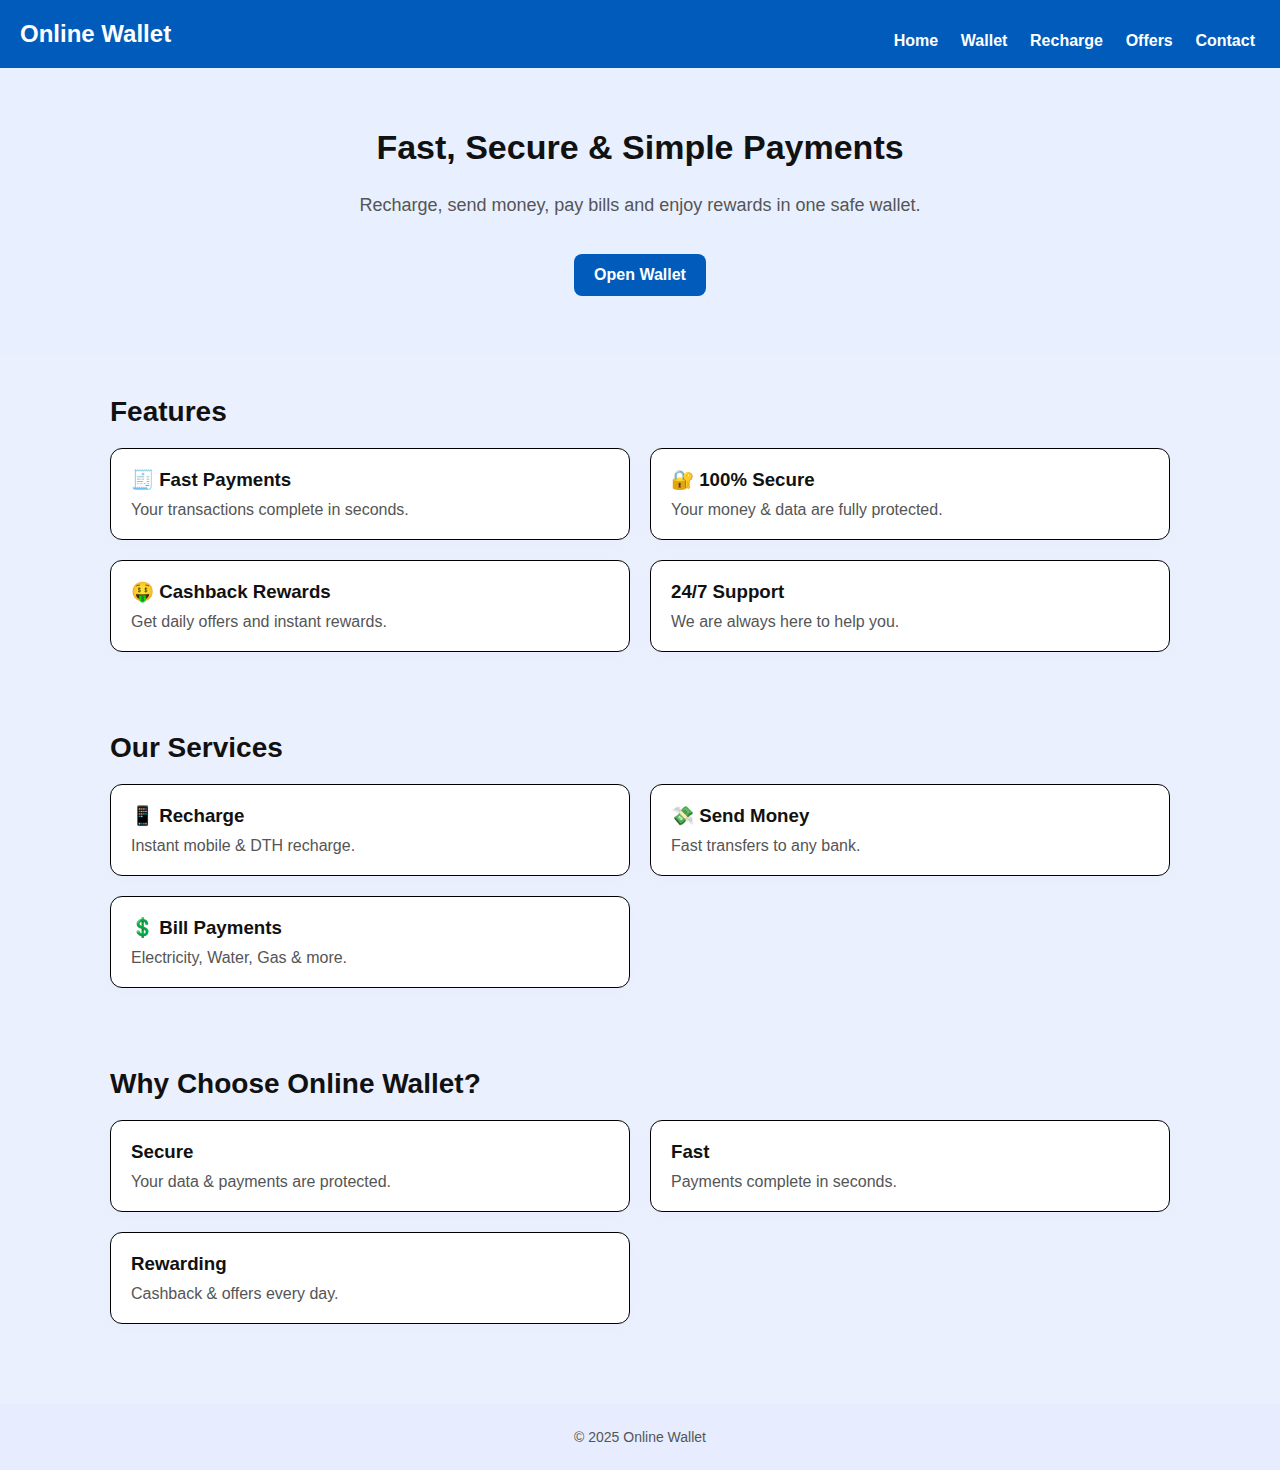
<file: index.html>
<!doctype html>
<html>
<head>
  <meta charset="utf-8">
  <meta name="viewport" content="width=device-width,initial-scale=1" />
  <title>Online Wallet - Home</title>
  <link rel="stylesheet" href="style.css">


</head>
<body>
<header class="top">
  <div class="logo">Online Wallet
  <nav class="nav">
    <a href="index.html">Home</a>
    <a href="wallet.html">Wallet</a>
    <a href="recharge.html">Recharge</a>
    <a href="offers.html">Offers</a>
    <a href="contact.html">Contact</a>
  </nav>
  </div>
</header>

<section class="hii">
  <h1>Fast, Secure & Simple Payments</h1><br>
  <p>Recharge, send money, pay bills and enjoy rewards in one safe wallet.</p><br>
  <a class="btn one" href="wallet.html">Open Wallet</a>
</section>

<section class="group">
  <h2>Features</h2>
  <div class="grid">
    <div class="evolve_in">
      <h3>🧾 Fast Payments</h3>
      <p>Your transactions complete in seconds.</p>
    </div>
    <div class="evolve_in">
      <h3>🔐 100% Secure</h3>
      <p>Your money & data are fully protected.</p>
    </div>
    <div class="evolve_in">
      <h3>🤑 Cashback Rewards</h3>
      <p>Get daily offers and instant rewards.</p>
    </div>
    <div class="evolve_in">
      <h3>24/7 Support</h3>
      <p>We are always here to help you.</p>
    </div>
  </div>
</section>


<section class="group">
  <h2>Our Services</h2>
  <div class="grid">
    <div class="evolve_in">
      <h3>📱 Recharge</h3
        ><p>Instant mobile & DTH recharge.</p>
      </div>
    <div class="evolve_in">
      <h3>💸 Send Money</h3>
      <p>Fast transfers to any bank.</p>
    </div>
    <div class="evolve_in">
      <h3>💲 Bill Payments</h3>
      <p>Electricity, Water, Gas & more.</p>
    </div>
  </div>
</section>

<section class="group">
  <h2>Why Choose Online Wallet?</h2>
  <div class="grid">
    <div class="evolve_in">
      <h3>Secure</h3>
      <p>Your data & payments are protected.</p>
    </div>
    <div class="evolve_in">
      <h3>Fast</h3>
      <p>Payments complete in seconds.</p>
    </div>
    <div class="evolve_in">
      <h3>Rewarding</h3>
      <p>Cashback & offers every day.</p>
    </div>
  </div>
</section>

<footer class="footer">© 2025 Online Wallet</footer>
</body>
</html>
</file>
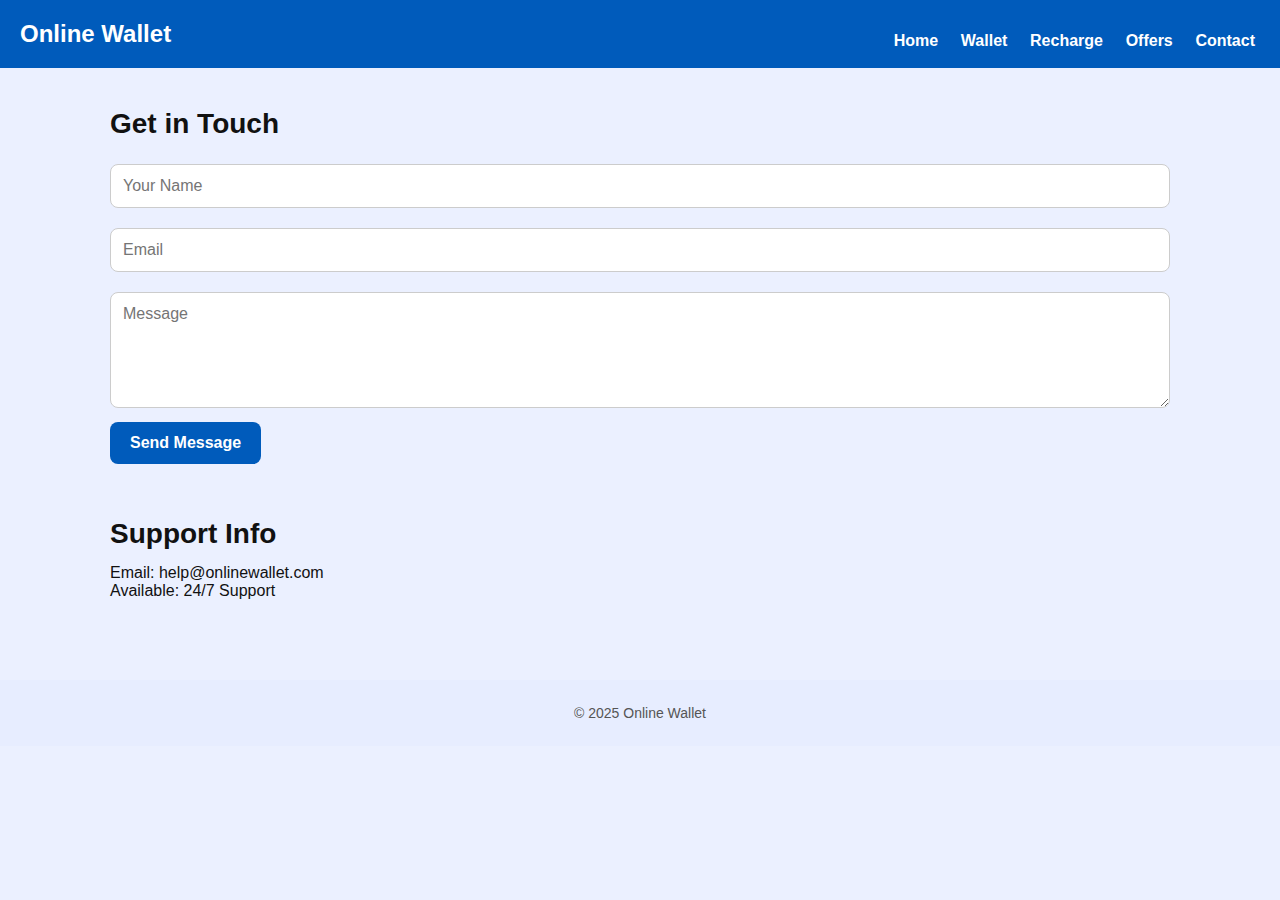
<file: contact.html>
<!doctype html>
<html>
<head>
  <meta charset="utf-8">
  <meta name="viewport" content="width=device-width,initial-scale=1" />
  <title>Contact Us</title>
  <link rel="stylesheet" href="style.css">
</head>
<body>
<header class="top">
  <div class="logo">Online Wallet
  <nav class="nav">
    <a href="index.html">Home</a>
    <a href="wallet.html">Wallet</a>
    <a href="recharge.html">Recharge</a>
    <a href="offers.html">Offers</a>
    <a href="contact.html">Contact</a>
  </nav>
  </div>
</header>

<section class="group">
  <div >
    <h2>Get in Touch</h2>
    <form class="form">
      <input type="text" placeholder="Your Name" >
      <input type="email" placeholder="Email" >
      <textarea rows="5" placeholder="Message"></textarea>
      <button class="btn">Send Message</button>
    </form>
  </div><br>
  <br><br>

  <div >
    <h2>Support Info</h2>
    <p>Email: help@onlinewallet.com</p>
    <p>Available: 24/7 Support</p>
  </div>
</section>

<footer class="footer">© 2025 Online Wallet</footer>
</body>
</html>
</file>
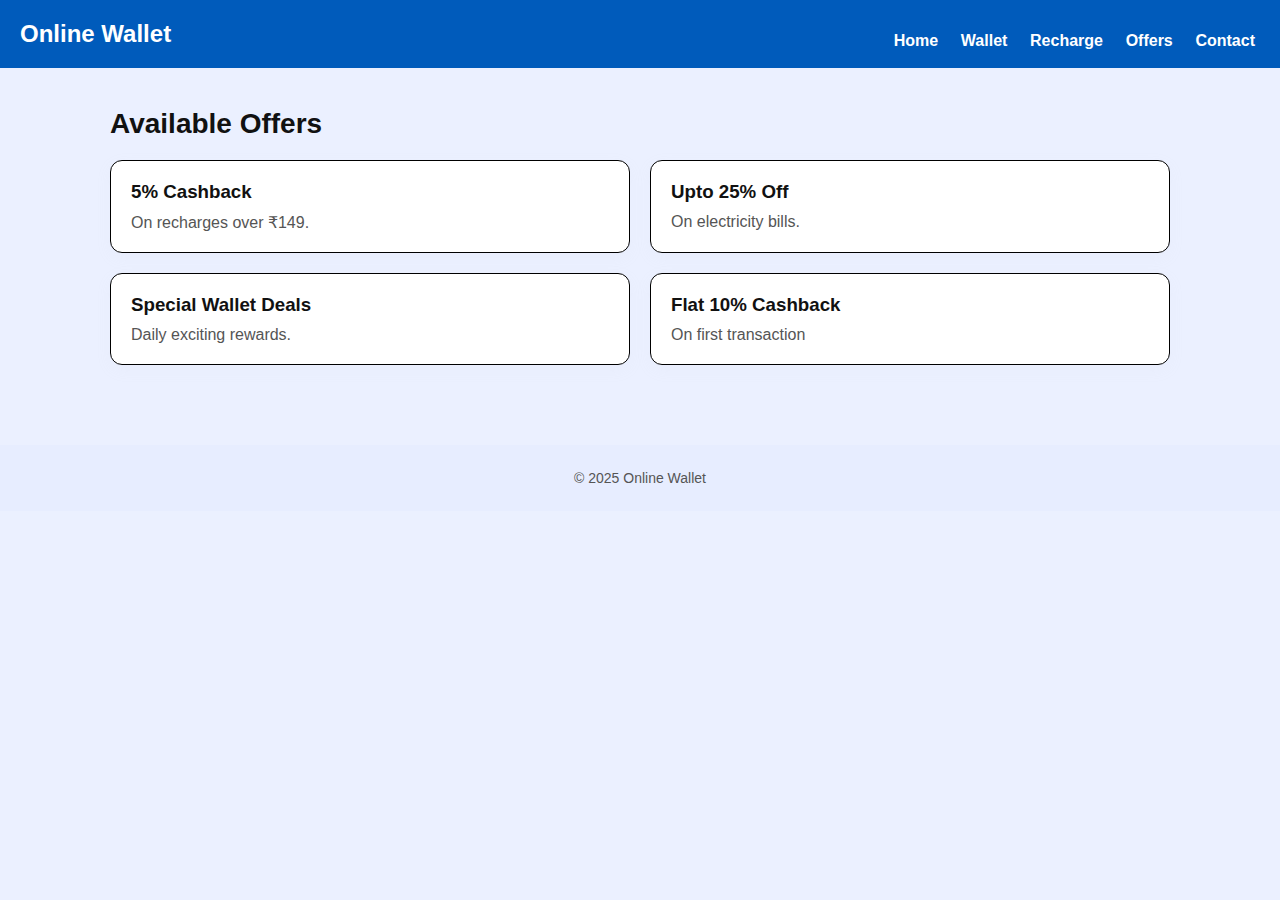
<file: offers.html>
<!doctype html>
<html>
<head>
  <meta charset="utf-8">
  <meta name="viewport" content="width=device-width,initial-scale=1" />
  <title>Offers</title>
  <link rel="stylesheet" href="style.css">
</head>
<body>
<header class="top">
  <div class="logo">Online Wallet
  <nav class="nav">
    <a href="index.html">Home</a>
    <a href="wallet.html">Wallet</a>
    <a href="recharge.html">Recharge</a>
    <a href="offers.html">Offers</a>
    <a href="contact.html">Contact</a>
  </nav>
  </div>
</header>

<section class="group">
  <h2>Available Offers</h2>
  <div class="grid">
    <div class="evolve_in">
      <h3>5% Cashback</h3>
      <p>On recharges over ₹149.</p>
    </div>
    <div class="evolve_in">
      <h3>Upto 25% Off</h3>
      <p>On electricity bills.</p>
    </div>
    <div class="evolve_in">
      <h3>Special Wallet Deals</h3>
      <p>Daily exciting rewards.</p>
    </div>
    <div class="evolve_in">
      <h3>Flat 10% Cashback</h3>
      <p>On first transaction</p>
    </div>
  </div>
</section>

<footer class="footer">© 2025 Online Wallet</footer>
</body>
</html>
</file>
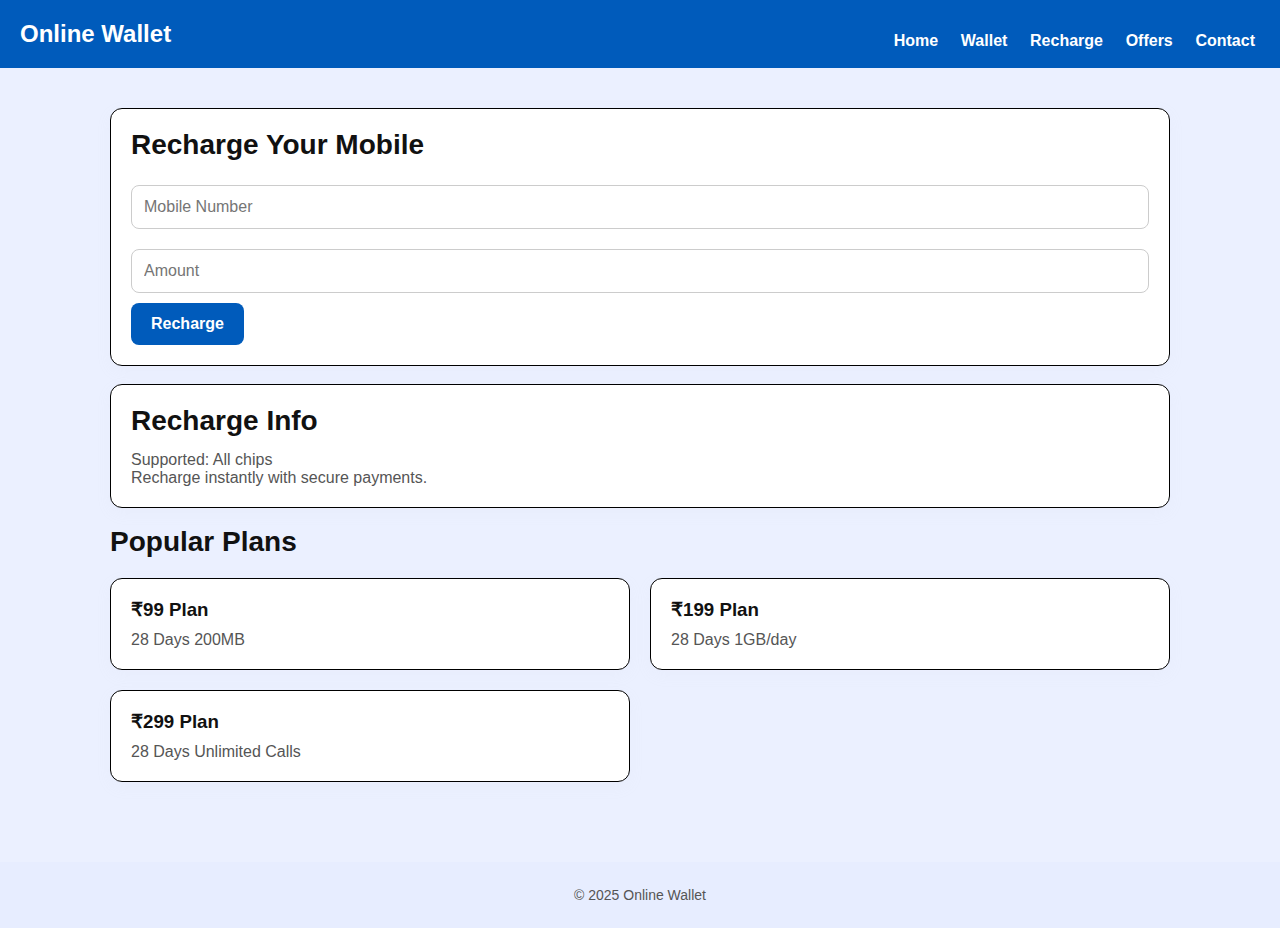
<file: recharge.html>
<!doctype html>
<html>
<head>
  <meta charset="utf-8">
  <meta name="viewport" content="width=device-width,initial-scale=1" />
  <title>Recharge</title>
  <link rel="stylesheet" href="style.css">
</head>
<body>
<header class="top">
  <div class="logo">Online Wallet
  <nav class="nav">
    <a href="index.html">Home</a>
    <a href="wallet.html">Wallet</a>
    <a href="recharge.html">Recharge</a>
    <a href="offers.html">Offers</a>
    <a href="contact.html">Contact</a>
  </nav>
  </div>
  </header>
</header>

<section class="group">
  <div class="evolve_in">
    <h2>Recharge Your Mobile</h2>
    <form class="form">
      <input type="text" placeholder="Mobile Number">
      <input type="text" placeholder="Amount">
      <button class="btn">Recharge</button>
    </form>
  </div><br>

  <div class="evolve_in">
    <h2>Recharge Info</h2>
    <p>Supported: All chips</p>
    <p>Recharge instantly with secure payments.</p>
  </div><br>
  <div >
  <h2>Popular Plans</h2>
  <div class="grid">
    <div class="evolve_in">
      <h3>₹99 Plan</h3>
      <p>28 Days  200MB</p>
    </div>
    <div class="evolve_in">
      <h3>₹199 Plan</h3>
      <p>28 Days  1GB/day</p>
    </div>
    <div class="evolve_in">
      <h3>₹299 Plan</h3>
      <p>28 Days  Unlimited Calls</p>
    </div>
  </div>
</div>

</section>

<footer class="footer">© 2025 Online Wallet</footer>
</body>
</html>
</file>
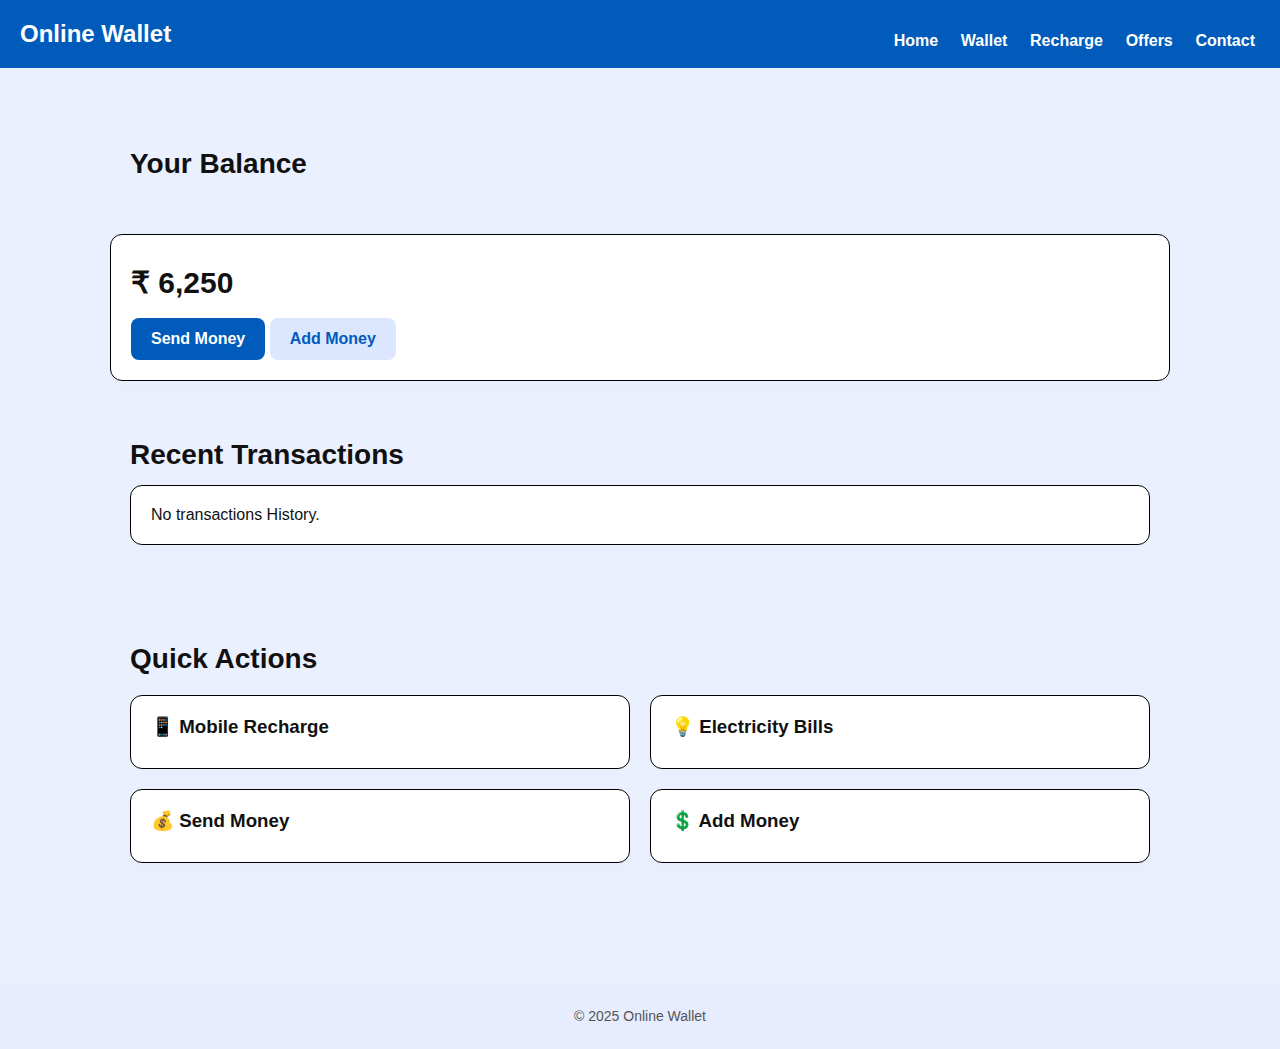
<file: wallet.html>
<!doctype html>
<html>
<head>
  <meta charset="utf-8">
  <meta name="viewport" content="width=device-width,initial-scale=1">
  <title>Your Wallet</title>
  <link rel="stylesheet" href="style.css">
</head>
<body>
<header class="top">
  <div class="logo">Online Wallet
  <nav class="nav">
    <a href="index.html">Home</a>
    <a href="wallet.html">Wallet</a>
    <a href="recharge.html">Recharge</a>
    <a href="offers.html">Offers</a>
    <a href="contact.html">Contact</a>
  </nav>
  </div>
</header>

<section class="group">
  <h2 class="group">Your Balance</h2>
  <div class="evolve_in">
    <div class="balance">₹ 6,250</div>
    <br>
    <a class="btn one" href="">Send Money</a>
    <a class="btn two" href="">Add Money</a>
  </div><br>

  <div class="group">
    <h2 > Recent Transactions</h2>
 
    <p class="evolve_in">No transactions History.</p>
  </div><br>
    <div class="group">
  <h2>Quick Actions</h2>

  <div class="grid">
    <div class="evolve_in"><h3> 📱 Mobile Recharge </h3></div>
    <div class="evolve_in"><h3>💡 Electricity Bills </h3></div>
    <div class="evolve_in"><h3>💰 Send Money</h3></div>
    <div class="evolve_in"><h3> 💲 Add Money</h3></div>

</div>
  </div>
</section>

<footer class="footer">© 2025 Online Wallet</footer>
</body>
</html>
</file>
<file: style.css>
*{
    margin:0;
    padding:0;
    box-sizing:border-box;
    font-family:Arial,Helvetica,sans-serif;

}
body{
    background-color: rgb(235, 240, 255);
    color:#111;
}
.top{
    background-color:#005bbb;
    color:#fff;
    padding:20px;
    width:100%;
    
    /* justify-content: center;
    align-items: center; */
}
.logo{
    font-size:24px;
    font-weight:700;
}
.nav{
    float:right;
    margin-top:4px;
    margin-right:5px;
}
.nav a{
    text-decoration:none;
    color:#fff;
    margin-left:16px;
    font-size:16px;


}
.nav a:hover{
    opacity: 0.5;
}
.hii{
    background:#e8f0ff;
    padding:60px 20px;
    text-align: center;
}
    
.hii h1{
    font-size:34px;
    margin-bottom:10px;
}
.hii p{
    font-size:18px;
    color:#555;
    margin-bottom:20px;
}
.btn{
    display:inline-block;
    padding:12px 20px;
    border-radius:8px;
    text-decoration:none;
    font-weight:600;
    font-size: 16px;
    transition: 0.3s;
}



.one{
    background-color:#005bbb;
    color:#fff;

}
.two{
    background-color:#dce7ff;
    color:#005bbb;
}
.group{
    padding:40px 20px;
    width:100%;
    max-width:1100px;
    margin:auto;
}
.group h2{
    font-size:28px;
    margin-bottom:14px;
}
.grid{
    display:grid;
    grid-template-columns:repeat(2,1fr);
    gap:20px;
    margin-top: 20px;
}
.evolve_in{
    padding:20px;
    background-color:#fff;
    border-radius:12px;
    box-shadow:0 5px 15px rgba(221, 213, 213, 0.08);
    transition: 0.3s;
    border: 1px solid rgb(0,0,0);
}
.evolve_in:hover{
    box-shadow: 0 0 12px rgb(69, 72, 75);
    transform: scale(1.05);
    

}

.evolve_in h3{
    margin-bottom:10px;
}
.evolve_in p{
    color:#555;
}
.balance{
    font-size:30px;
    margin-top:10px;
    font-weight:700;
}
.form input,.form textarea{
    width:100%;
    padding:12px;
    margin:10px 0;
    border:1px solid #ccc;
    border-radius:8px;
    font-size:16px;
}
.form button{
    padding:12px 20px;
    border:none;
    background:#005bbb;
    color:#fff;
    border-radius:8px;
    font-size:16px;
    font-weight:600;
}
.btn:hover{
    opacity: 0.9;
    cursor: pointer;
}
.footer{
    text-align:center;
    padding:25px;
    font-size:14px;
    color:#555;
    margin-top:40px;
    background:#e7edff
}
@media(max-width:800px){.grid{grid-template-columns:repeat(2,1fr)}.nav{float:none;
    text-align:center;
    margin-top:10px
}}
@media(max-width:500px){.grid{grid-template-columns:1fr}.logo{
    text-align:center;
    display:block;
    margin-bottom:8px
}
.nav a{
    margin:0 8px
}}
</file>
